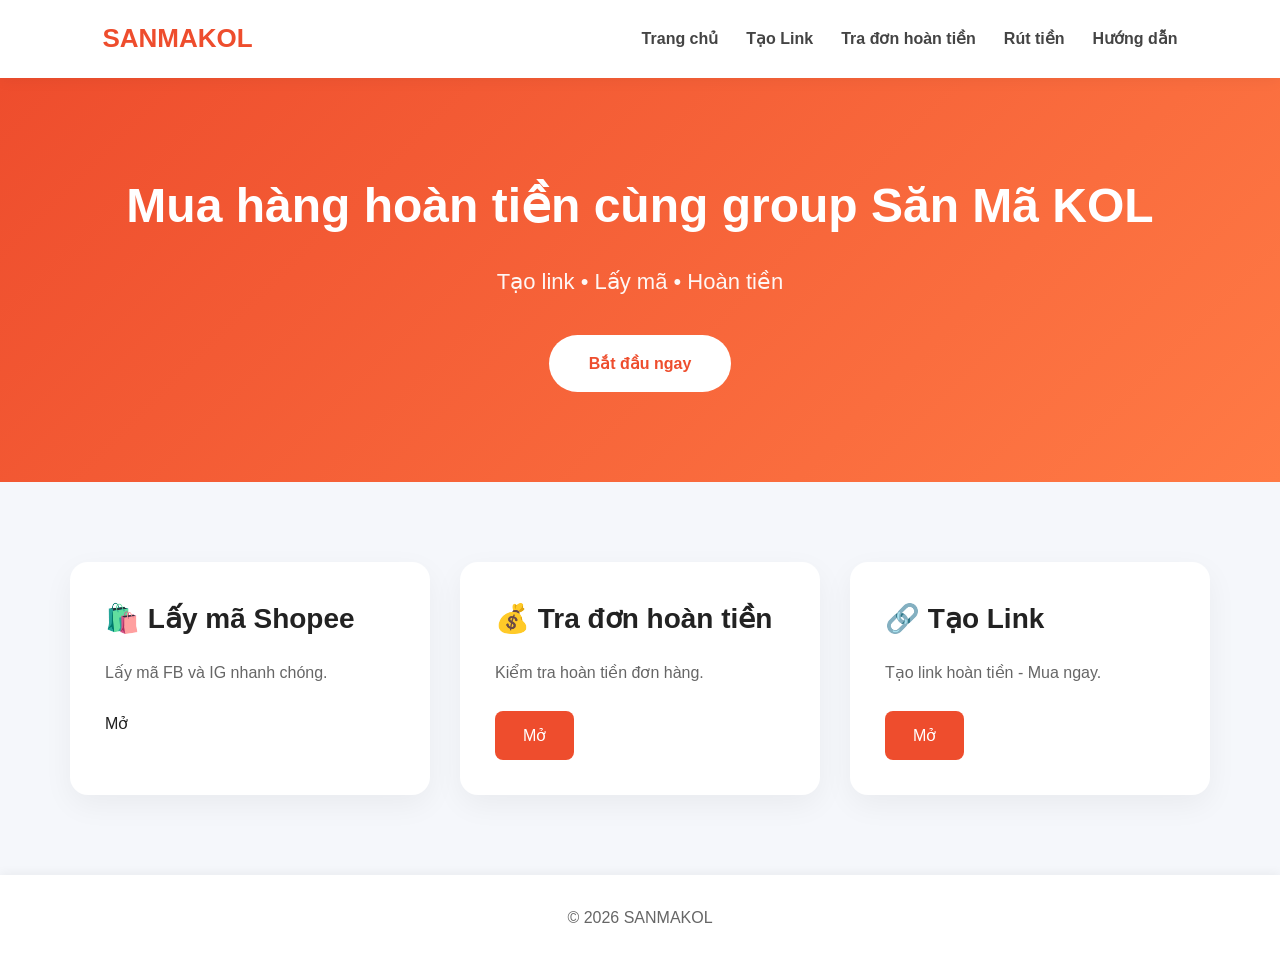
<file: index.html>
<!DOCTYPE html>
<html lang="vi">

<head>

<meta charset="UTF-8">

<meta name="viewport" content="width=device-width, initial-scale=1.0">

<title>SANMAKOL</title>

<link rel="stylesheet" href="assets/css/style.css">

</head>

<body>

<header>

<div class="logo">

SANMAKOL

</div>

<nav>

<a href="/">Trang chủ</a>
<a href="/custom/">Tạo Link</a>

<a href="/cashback/">Tra đơn hoàn tiền</a>
<a href="/pay/">Rút tiền</a>


<a href="/guide/">Hướng dẫn</a>
</nav>

</header>

<section class="hero">

<h1>

Mua hàng hoàn tiền cùng group Săn Mã KOL

</h1>

<p>

Tạo link • Lấy mã • Hoàn tiền

</p>

<a class="btn" href="/custom/">

Bắt đầu ngay

</a>

</section>

<section class="tools">

<div class="card">

<h2>🛍️ Lấy mã Shopee</h2>

<p>

Lấy mã FB và IG nhanh chóng.

</p>

Mở

</a>

</div>

<div class="card">

<h2>💰 Tra đơn hoàn tiền</h2>

<p>

Kiểm tra hoàn tiền đơn hàng.

</p>

<a href="/cashback/">

Mở

</a>

</div>

<div class="card">

<h2>🔗 Tạo Link</h2>

<p>

Tạo link hoàn tiền - Mua ngay.

</p>

<a href="/custom/">

Mở

</a>

</div>

</section>

<footer>

© 2026 SANMAKOL

</footer>

<script src="assets/js/app.js"></script>

</body>

</html>
</file>
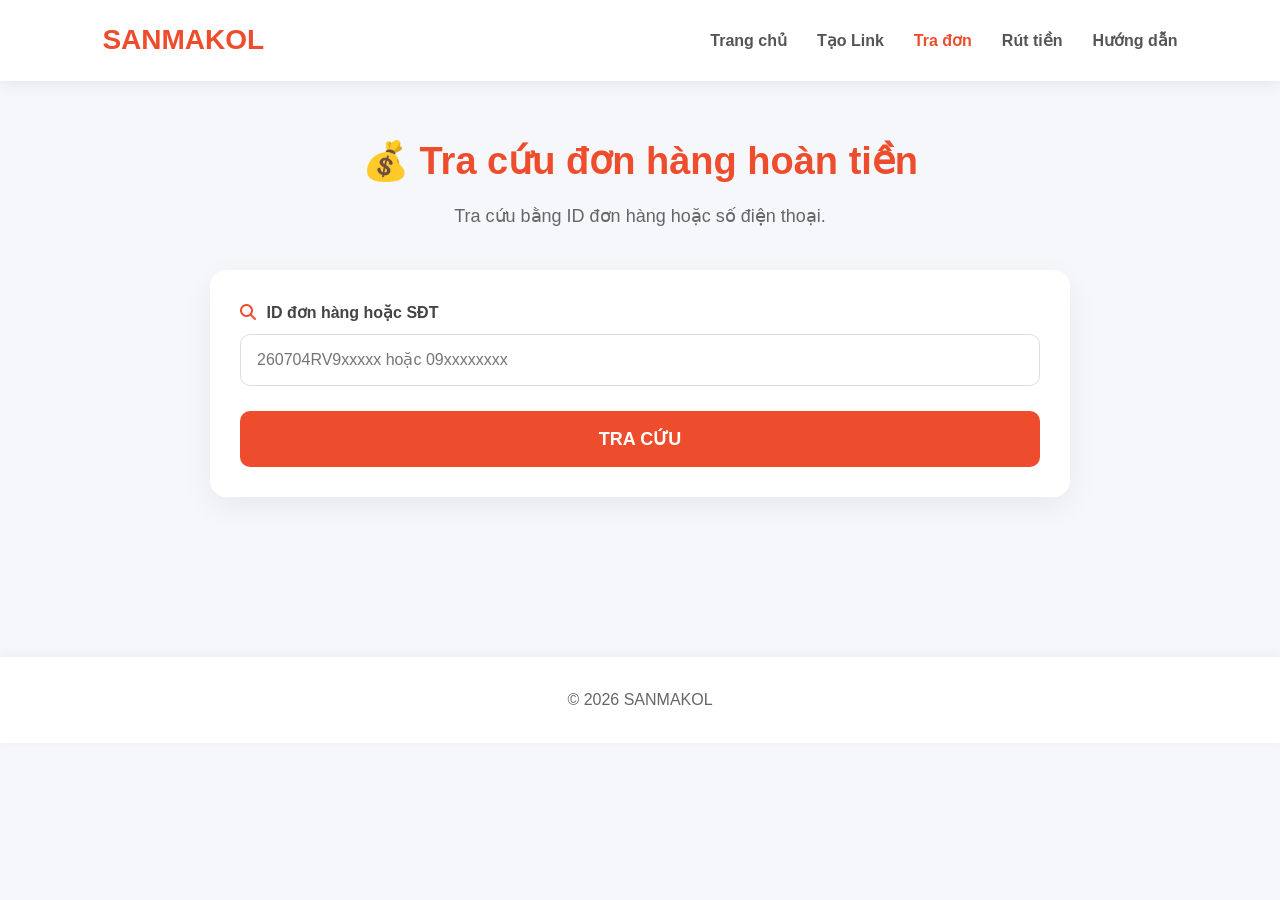
<file: cashback/index.html>
<!DOCTYPE html>
<html lang="vi">
<head>
    <meta charset="UTF-8">
    <meta name="viewport" content="width=device-width, initial-scale=1.0">

    <title>Tra cứu đơn hàng hoàn tiền</title>

    <link rel="stylesheet" href="../assets/css/style.css">

    <link rel="stylesheet"
        href="https://cdnjs.cloudflare.com/ajax/libs/font-awesome/6.7.2/css/all.min.css">
</head>

<body>
<header class="topbar">

    <div class="logo">
        <a href="/">SANMAKOL</a>
    </div>

    <nav>

        <a href="/">Trang chủ</a>
        <a href="/custom/">Tạo Link</a>
        <a class="active" href="/cashback/">Tra đơn</a>
        <a href="/pay/">Rút tiền</a>
        <a href="/guide/">Hướng dẫn</a>
        </a>
    </nav>

</header>

<main>
<section class="page-header">

    <h1>💰 Tra cứu đơn hàng hoàn tiền </h1>

    <p>Tra cứu bằng ID đơn hàng hoặc số điện thoại.</p>

</section>

<section class="tool-card">

    <div class="form-group">

        <label>

            <i class="fa-solid fa-magnifying-glass"></i>

            ID đơn hàng hoặc SĐT

        </label>

        <input
            id="cashbackKeyword"
            type="text"
            placeholder="260704RV9xxxxx hoặc 09xxxxxxxx"
        >

    </div>

    <button
        id="searchCashbackBtn"
        class="btn-primary">

        TRA CỨU

    </button>

</section>


 <section
id="cashbackResult"
class="result-card"
style="display:none;">

<div class="result-header">

    <h2>Kết quả</h2>

    <div
        id="cashbackUpdate"
        class="update-badge">

        📅 --

    </div>

</div>

    <div
        class="status"
        id="cashbackStatus">

    </div>

    <div
        class="cashback-summary">

        <div class="summary-title">

            Tổng tiền hoàn dự kiến

        </div>

        <div
            id="cashbackTotal"
            class="summary-money">

            0đ

        </div>

    </div>

    <div id="cashbackList"></div>

</section>

    </main>

<footer>

© 2026 SANMAKOL

</footer>

<div
    id="toast"
    class="toast"
>

Đã sao chép

</div>
<script src="../assets/js/common.js"></script>
<script src="../assets/js/cashback.js"></script>
</body>
</html>
</file>
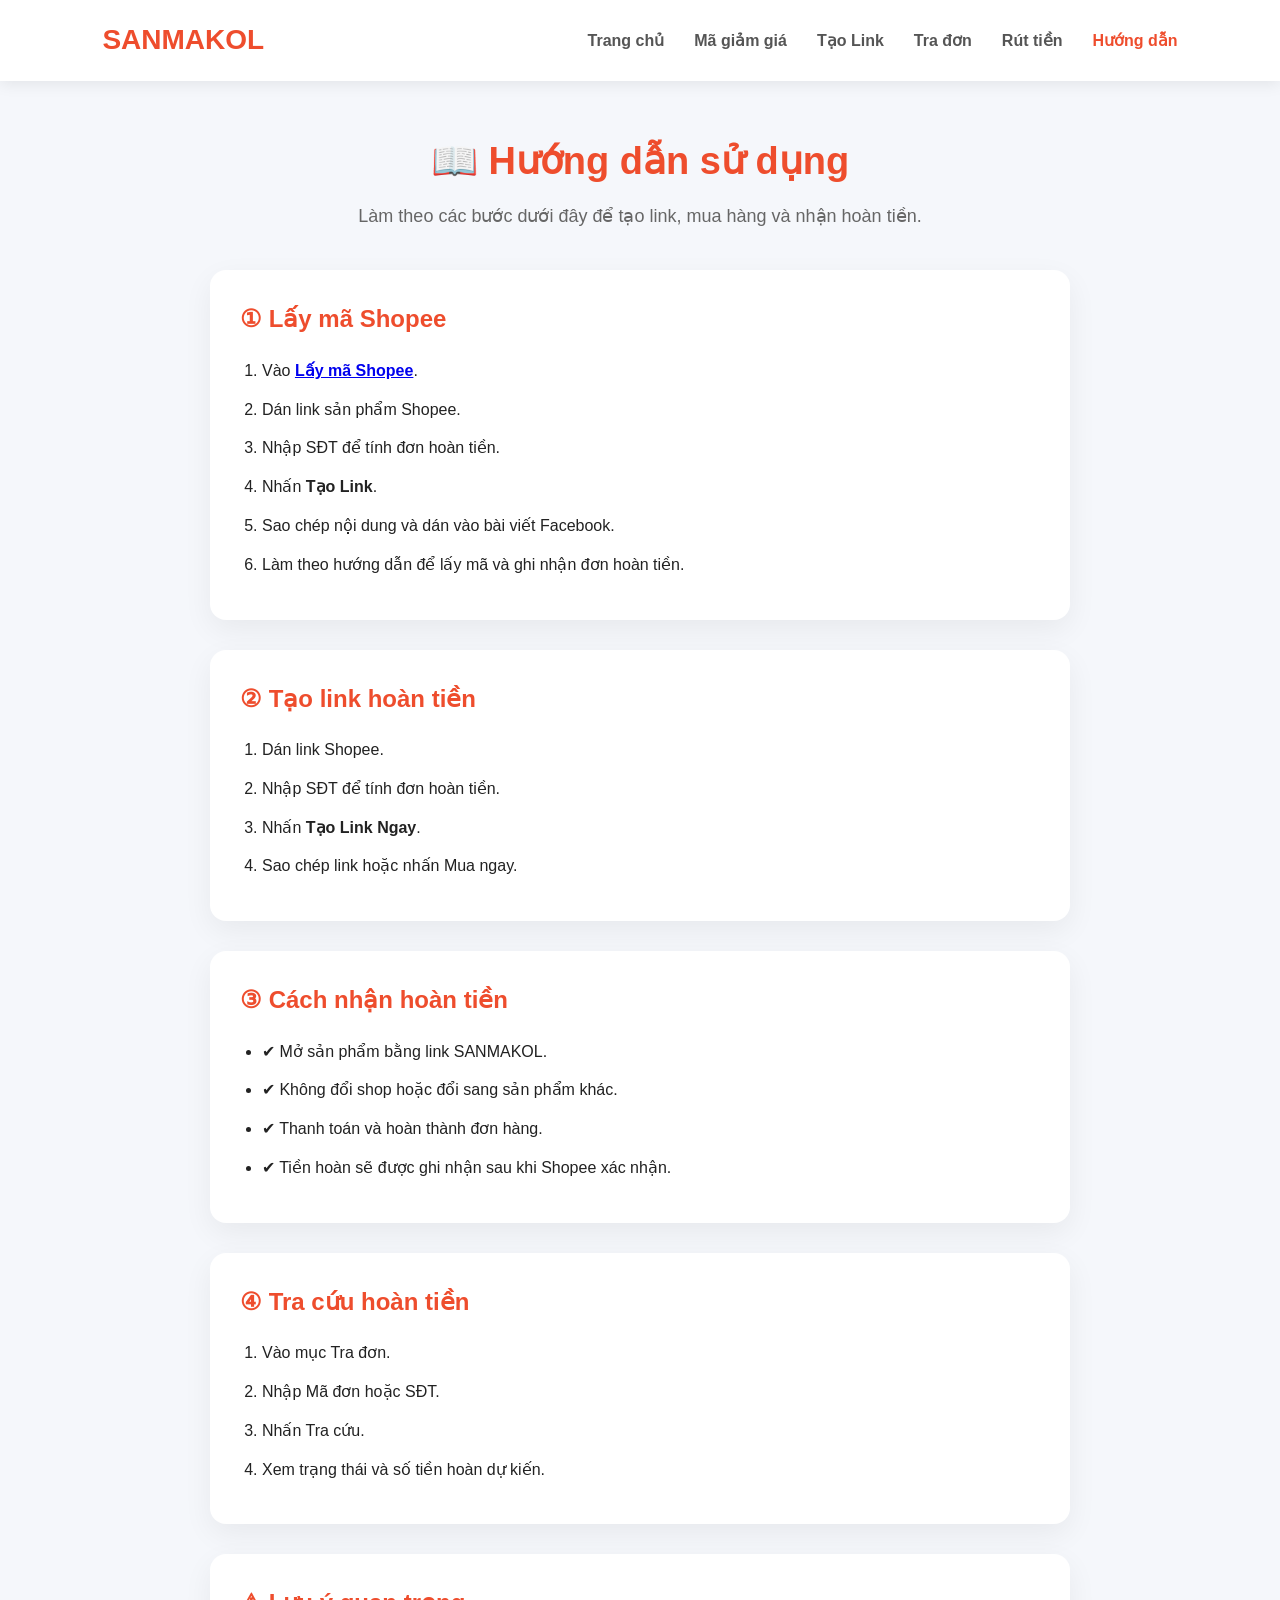
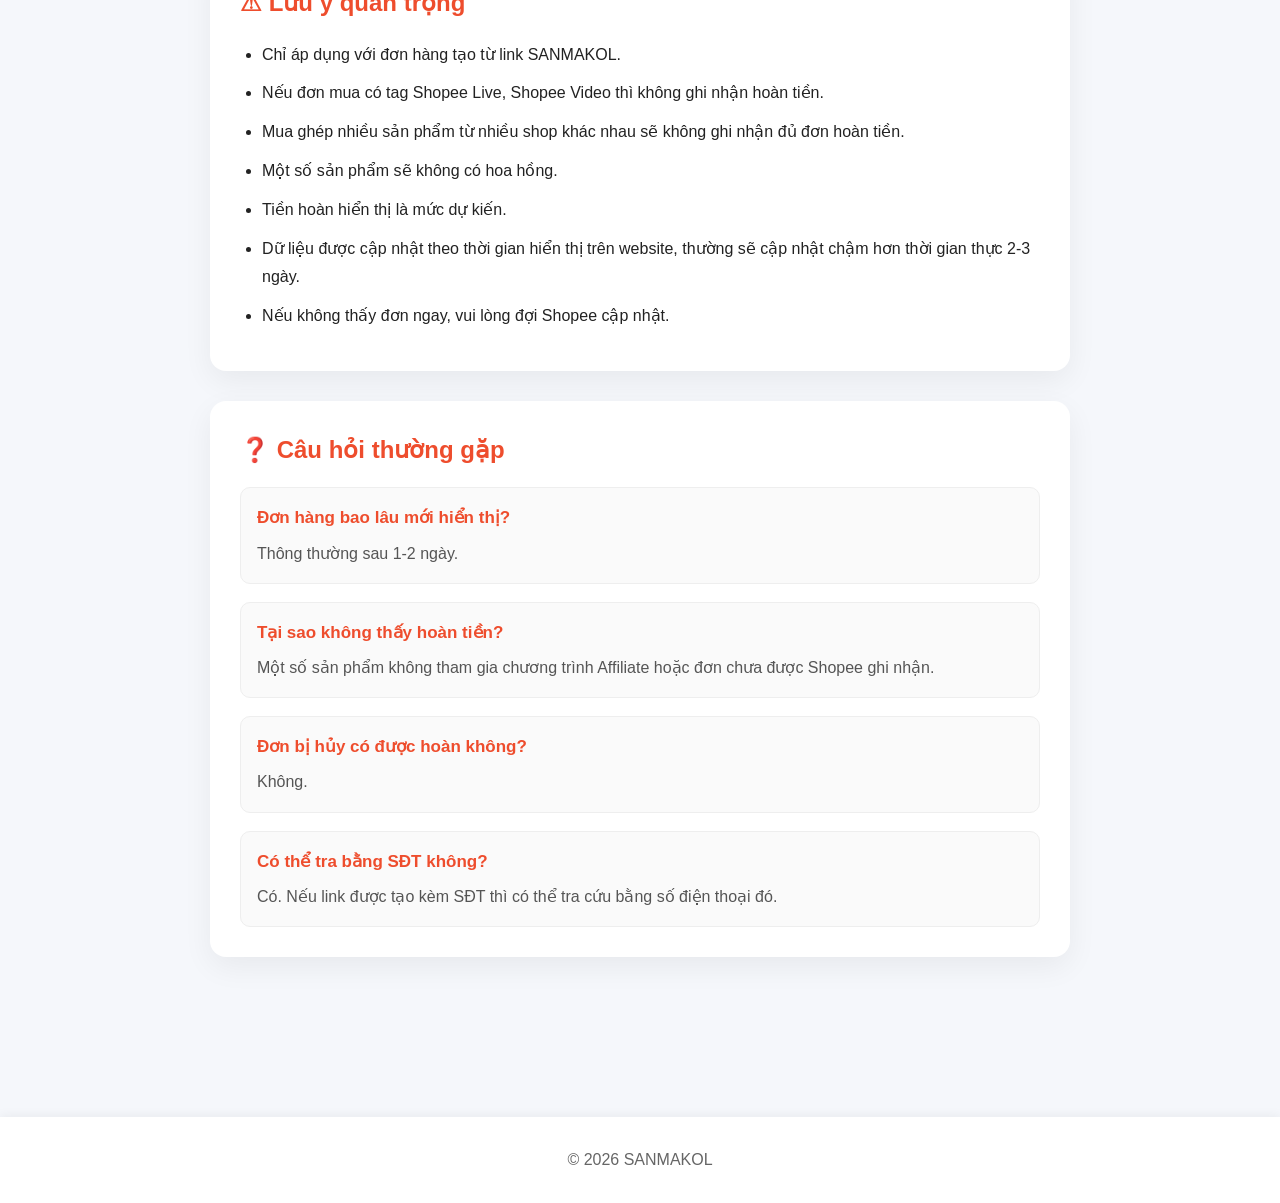
<file: guide/index.html>
<!DOCTYPE html>
<html lang="vi">

<head>

<meta charset="UTF-8">

<meta name="viewport"
content="width=device-width, initial-scale=1">

<title>Hướng dẫn sử dụng | SANMAKOL</title>

<link rel="stylesheet" href="../assets/css/style.css">

<link rel="stylesheet"
href="https://cdnjs.cloudflare.com/ajax/libs/font-awesome/6.7.2/css/all.min.css">

</head>

<body>

<header class="topbar">

<div class="logo">
<a href="/">SANMAKOL</a>
</div>

<nav>

<a href="/">Trang chủ</a>
         <a href="/shopee/">Mã giảm giá</a>
        <a href="/custom/">Tạo Link</a>
        <a href="/cashback/">Tra đơn</a>
        <a href="/pay/">Rút tiền</a>
        <a class="active" href="/guide/">Hướng dẫn</a>
</nav>

</header>

<main>

<section class="page-header">

<h1>📖 Hướng dẫn sử dụng</h1>

<p>

Làm theo các bước dưới đây để tạo link, mua hàng và nhận hoàn tiền.

</p>

</section>
  
<section class="tool-card">

<h2>① Lấy mã Shopee</h2>

<ol>

<li>Vào <a href="https://go.sanmakol.com/" target="_blank"><b>Lấy mã Shopee</b></a>.</li> 

<li>Dán link sản phẩm Shopee.</li>

<li>Nhập SĐT để tính đơn hoàn tiền.</li>

<li>Nhấn <b>Tạo Link</b>.</li>

<li>Sao chép nội dung và dán vào bài viết Facebook.</li>
<li>Làm theo hướng dẫn để lấy mã và ghi nhận đơn hoàn tiền.</li>

</ol>

</section>



<section class="tool-card">

<h2>② Tạo link hoàn tiền</h2>

<ol>

<li>Dán link Shopee.</li>

<li>Nhập SĐT để tính đơn hoàn tiền.</li>

<li>Nhấn <b>Tạo Link Ngay</b>.</li>

<li>Sao chép link hoặc nhấn Mua ngay.</li>

</ol>

</section>


<section class="tool-card">

<h2>③ Cách nhận hoàn tiền</h2>

<ul>

<li>✔ Mở sản phẩm bằng link SANMAKOL.</li>

<li>✔ Không đổi shop hoặc đổi sang sản phẩm khác.</li>

<li>✔ Thanh toán và hoàn thành đơn hàng.</li>

<li>✔ Tiền hoàn sẽ được ghi nhận sau khi Shopee xác nhận.</li>

</ul>

</section>


<section class="tool-card">

<h2>④ Tra cứu hoàn tiền</h2>

<ol>

<li>Vào mục Tra đơn.</li>

<li>Nhập Mã đơn hoặc SĐT.</li>

<li>Nhấn Tra cứu.</li>

<li>Xem trạng thái và số tiền hoàn dự kiến.</li>

</ol>

</section>


<section class="tool-card">

<h2>⚠ Lưu ý quan trọng</h2>

<ul>

<li>Chỉ áp dụng với đơn hàng tạo từ link SANMAKOL.</li>
<li>Nếu đơn mua có tag Shopee Live, Shopee Video thì không ghi nhận hoàn tiền.</li>
<li>Mua ghép nhiều sản phẩm từ nhiều shop khác nhau sẽ không ghi nhận đủ đơn hoàn tiền.</li>

<li>Một số sản phẩm sẽ không có hoa hồng.</li>

<li>Tiền hoàn hiển thị là mức dự kiến.</li>

<li>Dữ liệu được cập nhật theo thời gian hiển thị trên website, thường sẽ cập nhật chậm hơn thời gian thực 2-3 ngày.</li>

<li>Nếu không thấy đơn ngay, vui lòng đợi Shopee cập nhật.</li>

</ul>

</section>



  <section class="tool-card">

<h2>❓ Câu hỏi thường gặp</h2>

<div class="faq-item">

<h3>Đơn hàng bao lâu mới hiển thị?</h3>

<p>

Thông thường sau 1-2 ngày.

</p>

</div>

<div class="faq-item">

<h3>Tại sao không thấy hoàn tiền?</h3>

<p>

Một số sản phẩm không tham gia chương trình Affiliate hoặc đơn chưa được Shopee ghi nhận.

</p>

</div>

<div class="faq-item">

<h3>Đơn bị hủy có được hoàn không?</h3>

<p>

Không.

</p>

</div>

<div class="faq-item">

<h3>Có thể tra bằng SĐT không?</h3>

<p>

Có. Nếu link được tạo kèm SĐT thì có thể tra cứu bằng số điện thoại đó.

</p>

</div>

</section>


</main>

<footer>

© 2026 SANMAKOL

</footer>

</body>

</html>
</file>
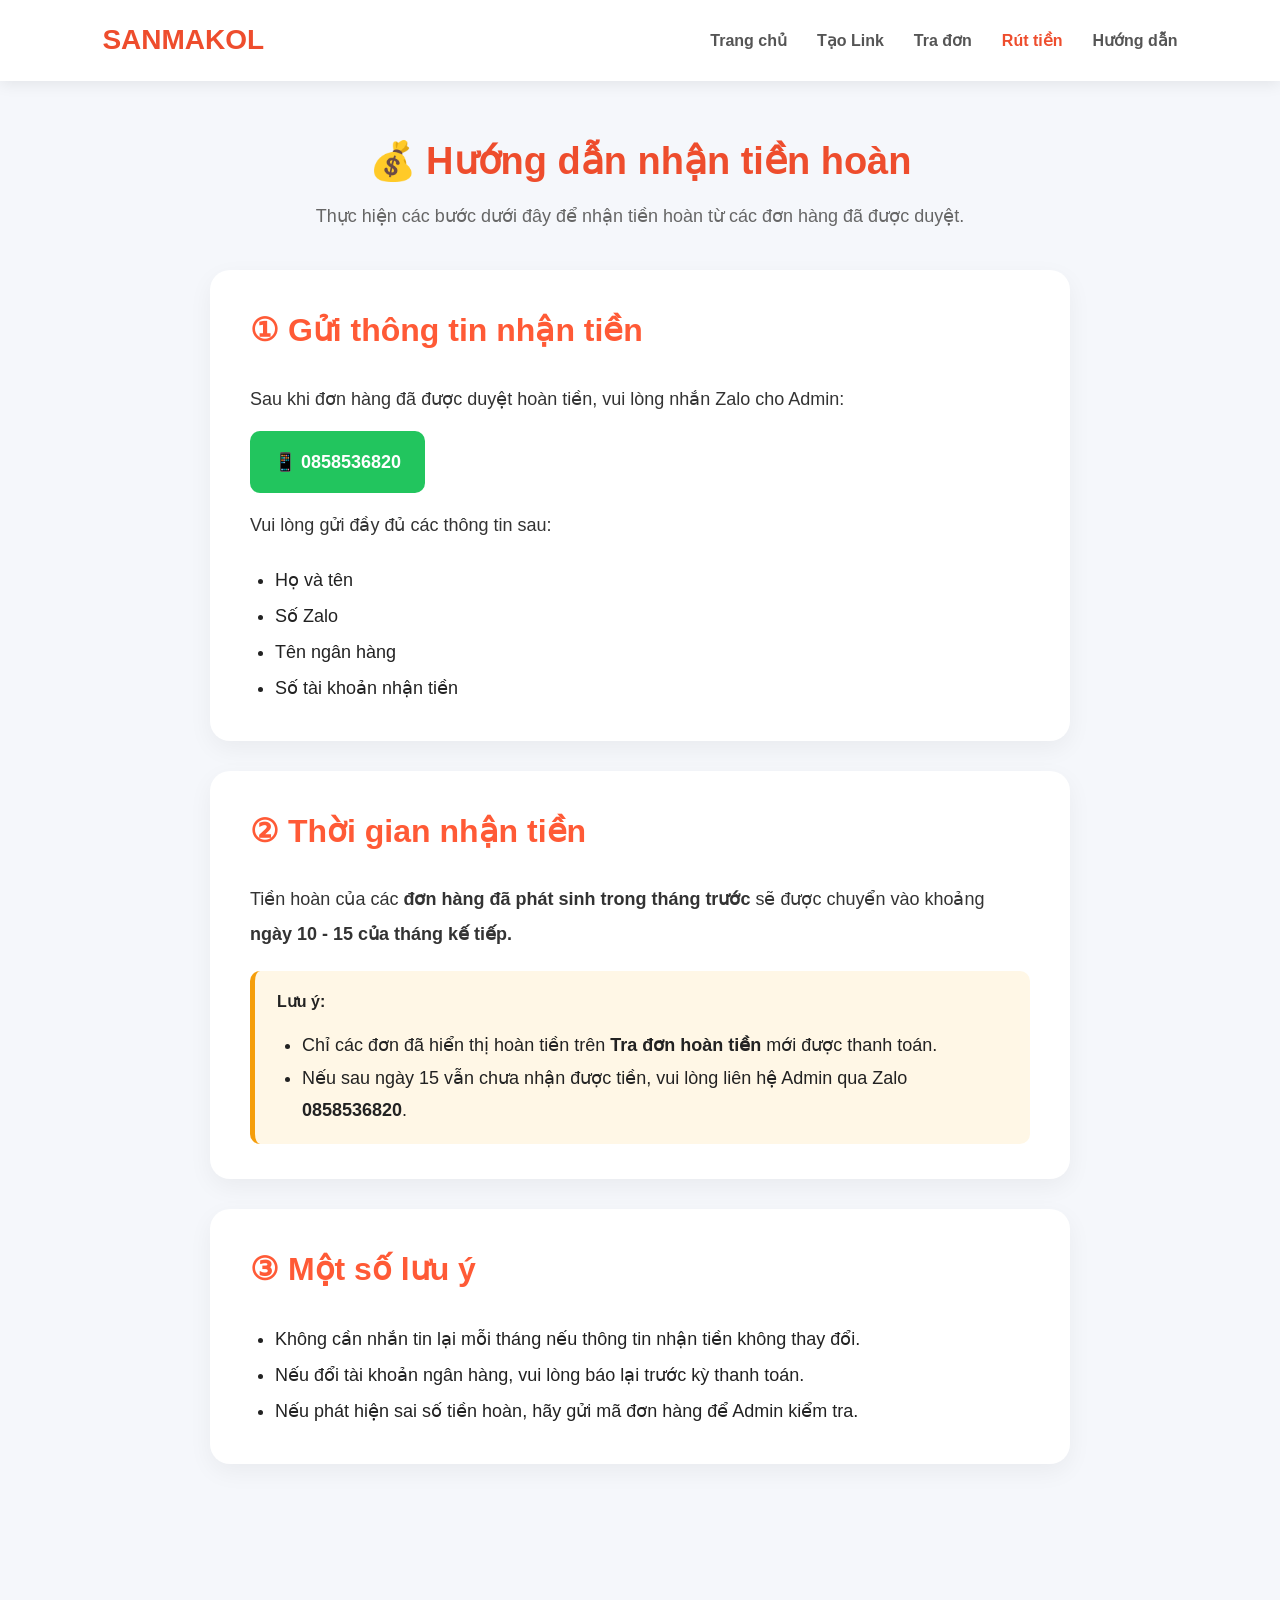
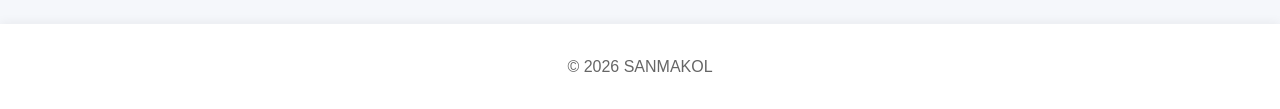
<file: pay/index.html>
<!DOCTYPE html>
<html lang="vi">

<head>

<meta charset="UTF-8">
<meta name="viewport" content="width=device-width, initial-scale=1">

<title>Rút tiền | SANMAKOL</title>

<link rel="stylesheet" href="../assets/css/style.css">

<link rel="stylesheet"
href="https://cdnjs.cloudflare.com/ajax/libs/font-awesome/6.7.2/css/all.min.css">

</head>

<body>

<header class="topbar">

    <div class="logo">
        <a href="/">SANMAKOL</a>
    </div>

    <nav>
        <a href="/">Trang chủ</a>
        <a href="/custom/">Tạo Link</a>
        <a href="/cashback/">Tra đơn</a>
        <a class="active" href="/pay/">Rút tiền</a>
        <a href="/guide/">Hướng dẫn</a>
    </nav>

</header>

<main>

<section class="page-header">


        <h1>💰 Hướng dẫn nhận tiền hoàn</h1>

        <p>
            Thực hiện các bước dưới đây để nhận tiền hoàn
            từ các đơn hàng đã được duyệt.
        </p>

  </section>

    <section class="guide-box">

        <h2>① Gửi thông tin nhận tiền</h2>

        <p>
            Sau khi đơn hàng đã được duyệt hoàn tiền,
            vui lòng nhắn Zalo cho Admin:
        </p>

        <p>

            <a
                class="admin-phone"
                href="https://zalo.me/0858536820"
                target="_blank"
                rel="noopener">

                📱 0858536820

            </a>

        </p>

        <p>Vui lòng gửi đầy đủ các thông tin sau:</p>

        <ul>

            <li>Họ và tên</li>

            <li>Số Zalo</li>

            <li>Tên ngân hàng</li>

            <li>Số tài khoản nhận tiền</li>

        </ul>

    </section>

    <section class="guide-box">

        <h2>② Thời gian nhận tiền</h2>

        <p>
            Tiền hoàn của các
            <strong>đơn hàng đã phát sinh trong tháng trước</strong>
            sẽ được chuyển vào khoảng
            <strong>ngày 10 - 15 của tháng kế tiếp.</strong>

        </p>

        <div class="notice">

            <strong>Lưu ý:</strong>

            <ul>

                <li>
                    Chỉ các đơn đã hiển thị hoàn tiền trên
                    <strong>Tra đơn hoàn tiền</strong>
                    mới được thanh toán.
                </li>

                <li>
                    Nếu sau ngày 15 vẫn chưa nhận được tiền,
                    vui lòng liên hệ Admin qua Zalo
                    <strong>0858536820</strong>.
                </li>

            </ul>

        </div>

    </section>

    <section class="guide-box">

        <h2>③ Một số lưu ý</h2>

        <ul>

            <li>
                Không cần nhắn tin lại mỗi tháng nếu thông tin nhận tiền không thay đổi.
            </li>

            <li>
                Nếu đổi tài khoản ngân hàng, vui lòng báo lại trước kỳ thanh toán.
            </li>

            <li>
                Nếu phát hiện sai số tiền hoàn, hãy gửi mã đơn hàng để Admin kiểm tra.
            </li>

        </ul>

    </section>


</main>

<footer>

© 2026 SANMAKOL

</footer>

</body>

</html>
</file>
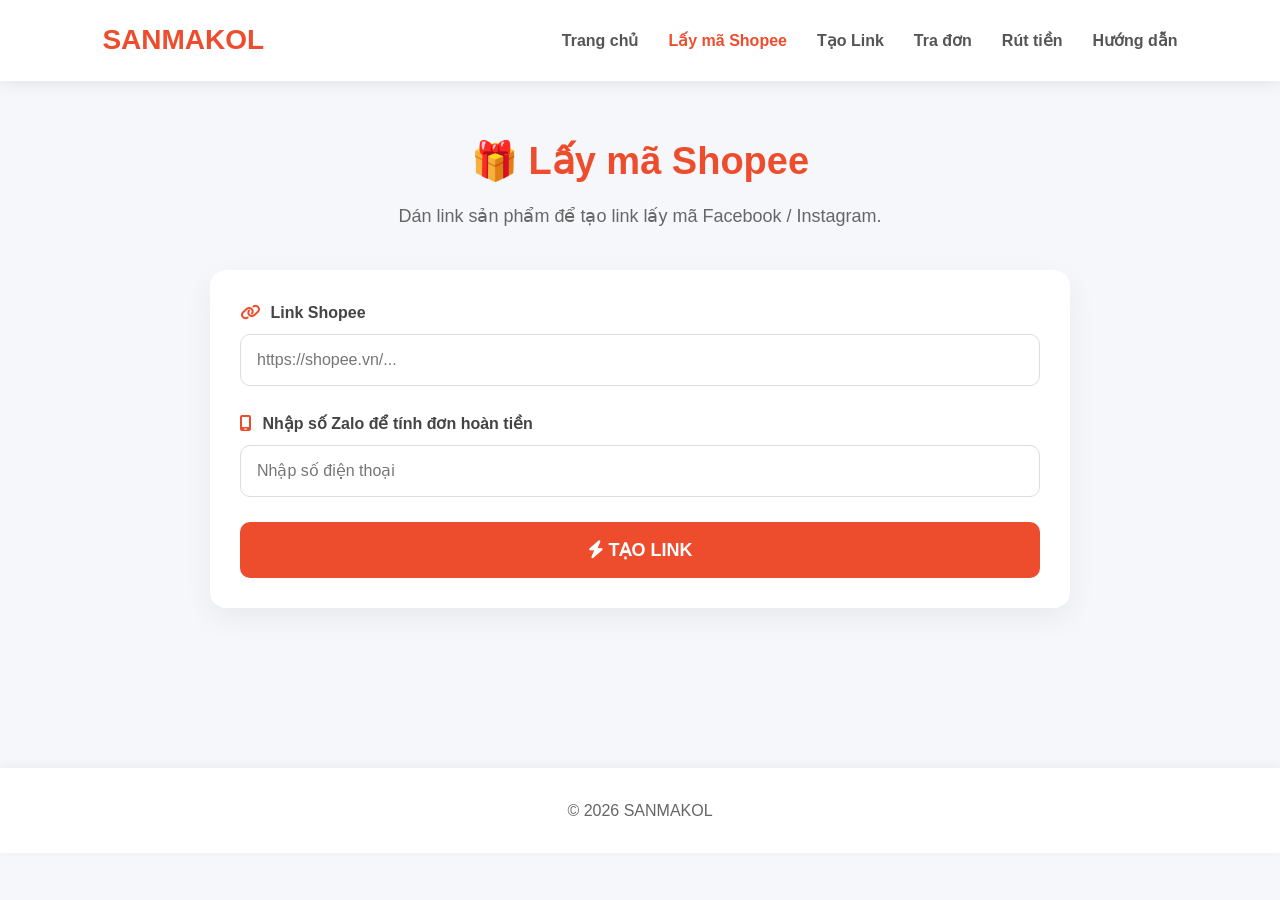
<file: shopee/index.html>
<!DOCTYPE html>
<html lang="vi">

<head>
    <meta charset="UTF-8">
    <meta name="viewport" content="width=device-width, initial-scale=1.0">

    <title>Lấy mã Shopee | SANMAKOL</title>

    <link rel="stylesheet" href="../assets/css/style.css">

    <link rel="stylesheet"
        href="https://cdnjs.cloudflare.com/ajax/libs/font-awesome/6.7.2/css/all.min.css">
</head>

<body>

<header class="topbar">

    <div class="logo">
        <a href="/">SANMAKOL</a>
    </div>

    <nav>

        <a href="/">Trang chủ</a>
        <a class="active" href="/shopee/">Lấy mã Shopee</a>
        <a href="/custom/">Tạo Link</a>
        <a href="/cashback/">Tra đơn</a>
        <a href="/pay/">Rút tiền</a>
        <a href="/guide/">Hướng dẫn</a>

    </nav>

</header>

<main>

<section class="page-header">

    <h1>
        🎁 Lấy mã Shopee
    </h1>

    <p>
        Dán link sản phẩm để tạo link lấy mã Facebook / Instagram.
    </p>

</section>

<section class="tool-card">

    <div class="form-group">

        <label>

            <i class="fa-solid fa-link"></i>

            Link Shopee

        </label>

        <input
            type="text"
            id="shopeeLink"
            placeholder="https://shopee.vn/..."
        >

    </div>

    <div class="form-group">

        <label>

            <i class="fa-solid fa-mobile-screen"></i>

            Nhập số Zalo để tính đơn hoàn tiền

        </label>

        <input
            type="text"
            id="subId"
            placeholder="Nhập số điện thoại"
        >

    </div>

    <button
        id="generateBtn"
        class="btn-primary"
    >

        <i class="fa-solid fa-bolt"></i>

        TẠO LINK

    </button>

</section>

<section class="result-card" id="resultBox">

    <h2>Kết quả</h2>

    <div id="statusText" class="status">
        Chưa có dữ liệu.
    </div>

    <!-- Product -->

  <div class="product-card">

    <img id="productImage">

    <div class="product-info">

        <h3 id="productName"></h3>

        <div class="product-price">
    <strong>Giá:</strong>
    <span id="productPrice"></span>
</div>

<div class="product-meta">
    <div>
        <strong>Tiền hoàn dự kiến:</strong>
        <span id="productCommission"></span>
    </div>

    <div>
        <strong>Tỷ lệ hoàn:</strong>
        <span id="productCashback"></span>
    </div>
</div>

    </div>

</div>

    <button
        id="copyBtn"
        class="btn-copy"
        disabled
    >

        <i class="fa-regular fa-copy"></i>

        Sao chép lấy mã

    </button>

   <a
    id="facebookBtn"
    class="btn-facebook"
    href="#"
    target="_blank"
>

    <i class="fa-brands fa-facebook"></i>

    Mở bài viết lấy mã

</a>

</section>
<section
    class="backup-card"
    id="backupBox"
>

<h2>

Link dự phòng

</h2>

<div class="backup-grid">

<div class="backup-item">

<h3>

Instagram 22%

</h3>

<p>

Dùng khi Facebook hết mã.

</p>

<button id="backupBtn1">

Sao chép

</button>

</div>

<div class="backup-item">

<h3>

Facebook 22%

</h3>

<p>

Dùng khi cần mã dự phòng.

</p>

<button id="backupBtn2">

Sao chép

</button>

</div>

</div>

</section>

</main>

<footer>

© 2026 SANMAKOL

</footer>

<div
    id="toast"
    class="toast"
>

Đã sao chép

</div>

<script src="../assets/js/common.js"></script>
<script src="../assets/js/shopee.js"></script>

</body>

</html>
</file>
<file: assets/css/style.css>
*{
    margin:0;
    padding:0;
    box-sizing:border-box;
}

html{
    scroll-behavior:smooth;
}

body{
    font-family:Arial,Helvetica,sans-serif;
    background:#f5f7fb;
    color:#222;
    line-height:1.6;
}

/* ===========================
Header
=========================== */

header{
    position:sticky;
    top:0;
    z-index:1000;

    display:flex;
    justify-content:space-between;
    align-items:center;

    padding:18px 8%;

    background:#fff;

    box-shadow:0 2px 15px rgba(0,0,0,.05);
}

.logo{
    font-size:26px;
    font-weight:bold;
    color:#ee4d2d;
}

nav{
    display:flex;
    gap:28px;
}

nav a{
    color:#444;
    text-decoration:none;
    font-weight:600;
    transition:.3s;
}

nav a:hover{
    color:#ee4d2d;
}

/* ===========================
Hero
=========================== */

.hero{

    text-align:center;

    padding:90px 20px;

    background:linear-gradient(
        135deg,
        #ee4d2d,
        #ff7a45
    );

    color:white;

}

.hero h1{

    font-size:48px;

    margin-bottom:20px;

}

.hero p{

    font-size:22px;

    opacity:.95;

    margin-bottom:35px;

}

.btn{

    display:inline-block;

    background:white;

    color:#ee4d2d;

    text-decoration:none;

    font-weight:bold;

    padding:16px 40px;

    border-radius:50px;

    transition:.3s;

}

.btn:hover{

    transform:translateY(-3px);

    box-shadow:0 10px 25px rgba(0,0,0,.15);

}

/* ===========================
Tools
=========================== */

.tools{

    max-width:1200px;

    margin:80px auto;

    display:grid;

    grid-template-columns:
        repeat(auto-fit,minmax(280px,1fr));

    gap:30px;

    padding:0 30px;

}

.card{

    background:white;

    border-radius:18px;

    padding:35px;

    box-shadow:
        0 10px 30px rgba(0,0,0,.05);

    transition:.35s;

}

.card:hover{

    transform:translateY(-8px);

    box-shadow:
        0 20px 45px rgba(0,0,0,.12);

}

.card h2{

    font-size:28px;

    margin-bottom:18px;

}

.card p{

    color:#666;

    margin-bottom:25px;

}

.card a{

    display:inline-block;

    padding:12px 28px;

    background:#ee4d2d;

    color:white;

    border-radius:8px;

    text-decoration:none;

    transition:.3s;

}

.card a:hover{

    background:#d93d1f;

}


/* ===========================
Footer
=========================== */

footer{

    margin-top:80px;

    background:#fff;

    padding:30px;

    text-align:center;

    color:#666;

    box-shadow:
        0 -2px 10px rgba(0,0,0,.05);

}

/* ===========================
Mobile
=========================== */

@media(max-width:768px){

header{

    flex-direction:column;

    gap:20px;

}

nav{

    flex-wrap:wrap;

    justify-content:center;

    gap:18px;

}

.hero{

    padding:60px 20px;

}

.hero h1{

    font-size:34px;

}

.hero p{

    font-size:18px;

}

}

/* =====================================
   RESET
===================================== */



/* =====================================
   HEADER
===================================== */

.topbar{

    position:sticky;
    top:0;
    z-index:999;

    background:#fff;

    display:flex;
    justify-content:space-between;
    align-items:center;

    padding:18px 8%;

    box-shadow:0 3px 15px rgba(0,0,0,.08);

}

.logo a{

    text-decoration:none;

    color:#ee4d2d;

    font-size:28px;

    font-weight:bold;

}

.topbar nav{

    display:flex;

    gap:30px;

}

.topbar nav a{

    color:#555;

    text-decoration:none;

    font-weight:600;

    transition:.25s;

}

.topbar nav a:hover{

    color:#ee4d2d;

}

.topbar nav a.active{

    color:#ee4d2d;

}

/* =====================================
   MAIN
===================================== */

main{

    max-width:900px;

    margin:auto;

    padding:50px 20px;

}

/* =====================================
   PAGE HEADER
===================================== */

.page-header{

    text-align:center;

    margin-bottom:40px;

}

.page-header h1{

    font-size:38px;

    color:#ee4d2d;

    margin-bottom:10px;

}

.page-header p{

    color:#666;

    font-size:18px;

}

/* =====================================
   CARD
===================================== */

.tool-card,
.result-card,
.backup-card{

    background:#fff;

    border-radius:16px;

    padding:30px;

    margin-bottom:30px;

    box-shadow:0 10px 30px rgba(0,0,0,.06);

}

/* =====================================
   FORM
===================================== */

.form-group{

    margin-bottom:25px;

}

.form-group label{

    display:block;

    margin-bottom:8px;

    font-weight:bold;

    color:#444;

}

.form-group i{

    color:#ee4d2d;

    margin-right:6px;

}

.form-group input{

    width:100%;

    height:52px;

    border:1px solid #ddd;

    border-radius:10px;

    padding:0 16px;

    font-size:16px;

    transition:.25s;

}

.form-group input:focus{

    border-color:#ee4d2d;

    outline:none;

    box-shadow:0 0 0 3px rgba(238,77,45,.15);

}

/* =====================================
   BUTTON
===================================== */

button{

    cursor:pointer;

    border:none;

    transition:.25s;

}

.btn-primary{

    width:100%;

    height:56px;

    background:#ee4d2d;

    color:#fff;

    border-radius:10px;

    font-size:18px;

    font-weight:bold;

}

.btn-primary:hover{

    background:#d63f20;

    transform:translateY(-2px);

}

.btn-primary:disabled{

    opacity:.7;

    cursor:not-allowed;

}

.btn-copy{

    width:100%;

    padding:14px 20px;

    font-size:16px;

    font-weight:600;   /* in đậm */

    border:none;

    border-radius:10px;

    background:#1f6fff;

    color:#fff;

    cursor:pointer;

}

.btn-copy:hover{

    background:#0b5ed7;

}

.btn-copy:disabled{

    opacity:.6;

}

/* =====================================
   FACEBOOK BUTTON
===================================== */

.btn-facebook{

    display:block;

    width:100%;

    text-align:center;

    text-decoration:none;

    margin-top:15px;

    padding:15px;

    background:#1877f2;

    color:white;

    border-radius:10px;

    font-weight:bold;

    transition:.25s;

}

.btn-facebook:hover{

    background:#0f62d3;

}

/* =====================================
   RESULT
===================================== */

.result-card{

    display:none;

}

.result-card h2{

    color:#ee4d2d;

    margin-bottom:18px;

}

.status{

    padding:12px 15px;

    border-radius:8px;

    background:#fff4ef;

    color:#ee4d2d;

    font-weight:bold;

    margin-bottom:18px;

    border-left:4px solid #ee4d2d;

}

.status.success{

    background:#edfdf2;

    color:#198754;

    border-left-color:#198754;

}

.status.error{

    background:#fff1f2;

    color:#dc3545;

    border-left-color:#dc3545;

}



/* =====================================
   BACKUP
===================================== */

.backup-card{

    display:none;

}

.backup-card h2{

    margin-bottom:20px;

    color:#ee4d2d;

}

.backup-grid{

    display:grid;

    grid-template-columns:repeat(2,1fr);

    gap:20px;

}

.backup-item{

    border:1px solid #eee;

    border-radius:12px;

    padding:20px;

    background:#fafafa;

    transition:.25s;

}

.backup-item:hover{

    transform:translateY(-3px);

    box-shadow:0 8px 20px rgba(0,0,0,.08);

}

.backup-item h3{

    margin-bottom:8px;

}

.backup-item p{

    color:#777;

    font-size:14px;

    margin-bottom:18px;

}

.backup-item button{

    width:100%;

    height:46px;

    background:#ff9800;

    color:white;

    border:none;

    border-radius:8px;

    font-weight:bold;

    transition:.25s;

}

.backup-item button:hover{

    background:#f57c00;

}

/* =====================================
   LOADING
===================================== */

.loading{

    pointer-events:none;

    opacity:.7;

}

.spinner{

    display:inline-block;

    width:18px;

    height:18px;

    border:3px solid rgba(255,255,255,.3);

    border-top:3px solid white;

    border-radius:50%;

    animation:spin .8s linear infinite;

    vertical-align:middle;

    margin-right:8px;

}

@keyframes spin{

    to{

        transform:rotate(360deg);

    }

}

/* =====================================
   TOAST
===================================== */

.toast{

    position:fixed;

    bottom:30px;

    left:50%;

    transform:translateX(-50%) translateY(100px);

    background:#333;

    color:white;

    padding:14px 24px;

    border-radius:30px;

    opacity:0;

    transition:.35s;

    z-index:9999;

}

.toast.show{

    opacity:1;

    transform:translateX(-50%) translateY(0);

}

/* =====================================
   FOOTER
===================================== */



/* =====================================
   ANIMATION
===================================== */

.tool-card,
.result-card,
.backup-card{

    animation:fadeUp .5s ease;

}

@keyframes fadeUp{

    from{

        opacity:0;

        transform:translateY(20px);

    }

    to{

        opacity:1;

        transform:translateY(0);

    }

}

/* =====================================
   MOBILE
===================================== */

@media(max-width:900px){

.topbar{

    flex-direction:column;

    gap:18px;

}

.topbar nav{

    flex-wrap:wrap;

    justify-content:center;

    gap:18px;

}

.page-header h1{

    font-size:30px;

}

.page-header p{

    font-size:16px;

}

}

@media(max-width:700px){

main{

    padding:25px 15px;

}

.tool-card,
.result-card,
.backup-card{

    padding:20px;

}

.backup-grid{

    grid-template-columns:1fr;

}

.btn-primary{

    height:52px;

    font-size:16px;

}

.btn-copy{

    height:50px;

}

.form-group input{

    height:48px;

}

textarea{

    min-height:180px;

}

}

@media(max-width:480px){

.logo a{

    font-size:24px;

}

.topbar{

    padding:15px;

}

.topbar nav{

    gap:12px;

}

.topbar nav a{

    font-size:14px;

}

.page-header{

    margin-bottom:25px;

}

.page-header h1{

    font-size:26px;

}

.page-header p{

    font-size:15px;

}

}

/* =====================================
   PRODUCT
===================================== */

.product-card{

    display:flex;

    gap:20px;

    align-items:flex-start;

    margin:20px 0;

    padding:18px;

    border:1px solid #eee;

    border-radius:12px;

    background:#fafafa;

}

.product-card img{

    width:120px;

    height:120px;

    object-fit:cover;

    border-radius:12px;

    background:#fff;

    border:1px solid #eee;

}

.product-info{

    flex:1;

    min-width:0;

}

.product-info h3{

    margin:0 0 8px;

    font-size:15px;

    font-weight:600;

    line-height:1.35;

    display:-webkit-box;

    -webkit-line-clamp:2;

    -webkit-box-orient:vertical;

    overflow:hidden;

}

.product-price{

    font-size:14px;

    color:#666;

    margin-bottom:4px;

}
.product-commission,
.product-rate{

    font-size:14px;

    margin-top:6px;

}

.product-commission{

    color:#ee4d2d;

    font-weight:bold;

}

.product-rate{

    color:#333;

}

.btn-buy{

    width:100%;

    margin-top:12px;

    padding:14px 20px;

    border:none;

    border-radius:10px;

    background:#32b51f;

    color:#fff;

    font-size:16px;

    font-weight:600;

    cursor:pointer;

}

.btn-buy:hover{

    background:#2c9e1b;

}
.product-meta{

    margin-top:6px;

    font-size:14px;

    line-height:1.7;

}

.product-meta div{

    display:block;

}

.product-meta strong{

    color:#333;

    font-weight:600;

}

.product-meta span{

    color:#ff5a00;

    font-weight:600;

}

.product-price strong{

    color:#ee4d2d;

}

/* =====================================
   cashback
===================================== */

.cashback-summary{

    background:#fff5e8;

    border:1px solid #ffd591;

    border-radius:12px;

    padding:20px;

    text-align:center;

    margin:20px 0;

}

.summary-title{

    color:#666;

    font-size:14px;

}

.summary-money{

    margin-top:6px;

    color:#ee4d2d;

    font-size:34px;

    font-weight:bold;

}


.cashback-item{

    margin-top:18px;

    border:1px solid #eee;

    border-radius:12px;

    background:#fff;

    padding:18px;

}

.cashback-item h3{

    margin-bottom:10px;

}

.cashback-row{

    display:flex;

    justify-content:space-between;

    margin:8px 0;

}

.cashback-label{

    color:#666;

}

.cashback-value{

    font-weight:bold;

}

.status-complete{

    color:#198754;

}

.status-pending{

    color:#ff9800;

}

.status-cancel{

    color:#dc3545;

}

/* ===========================
   Result Header
=========================== */

.result-header{

    display:flex;

    justify-content:space-between;

    align-items:center;

    margin-bottom:20px;

    gap:15px;

}

.result-header h2{

    margin:0;

    color:#ee4d2d;

}

.update-badge{

    background:#fff8e8;

    border:1px solid #ffd37a;

    color:#a86a00;

    padding:8px 14px;

    border-radius:999px;

    font-size:13px;

    font-weight:600;

    white-space:nowrap;

}

@media(max-width:700px){

.result-header{

    flex-direction:row;

    justify-content:space-between;

    align-items:center;

}


.update-badge{

    font-size:12px;

}

}


/* ===========================
Guide
=========================== */

.tool-card h2{

    color:#ee4d2d;

    margin-bottom:18px;

}

.tool-card ol,

.tool-card ul{

    padding-left:22px;

}

.tool-card li{

    margin:10px 0;

    line-height:1.8;

}

.faq-item{

    margin-top:18px;

    padding:16px;

    border:1px solid #eee;

    border-radius:10px;

    background:#fafafa;

}

.faq-item h3{

    color:#ee4d2d;

    margin-bottom:8px;

    font-size:17px;

}

.faq-item p{

    color:#555;

    line-height:1.7;

}



/* ==========================
   TRANG RÚT TIỀN
========================== */

.guide-header{
    text-align:center;
    margin:45px 0;
}

.guide-header h1{
    font-size:46px;
    color:#ff5a36;
    margin-bottom:15px;
    font-weight:700;
}

.guide-header p{
    font-size:22px;
    color:#666;
    line-height:1.8;
}

.guide-box{
    background:#fff;
    border-radius:20px;
    padding:35px 40px;
    margin-bottom:30px;
    box-shadow:0 8px 24px rgba(0,0,0,.05);
}

.guide-box h2{
    color:#ff5a36;
    font-size:32px;
    margin-bottom:25px;
}

.guide-box p{
    font-size:18px;
    line-height:1.9;
    color:#333;
}

.guide-box ul{
    margin:20px 0 0 25px;
    padding:0;
}

.guide-box li{
    font-size:18px;
    line-height:2;
}

.admin-phone{
    display:inline-block;
    margin:15px 0;
    padding:14px 24px;
    border-radius:10px;
    background:#22c55e;
    color:#fff;
    text-decoration:none;
    font-weight:700;
    transition:.25s;
}

.admin-phone:hover{
    background:#16a34a;
}

.notice{
    margin-top:20px;
    padding:18px 22px;
    border-left:5px solid #f59e0b;
    background:#fff7e6;
    border-radius:10px;
}

.notice ul{
    margin-top:15px;
}

.notice li{
    line-height:1.8;
}

@media (max-width:768px){

    .guide-header h1{
        font-size:34px;
    }

    .guide-header p{
        font-size:17px;
    }

    .guide-box{
        padding:25px;
    }

    .guide-box h2{
        font-size:25px;
    }

    .guide-box p,
    .guide-box li{
        font-size:16px;
    }

    .admin-phone{
        width:100%;
        text-align:center;
        box-sizing:border-box;
    }

}
</file>
